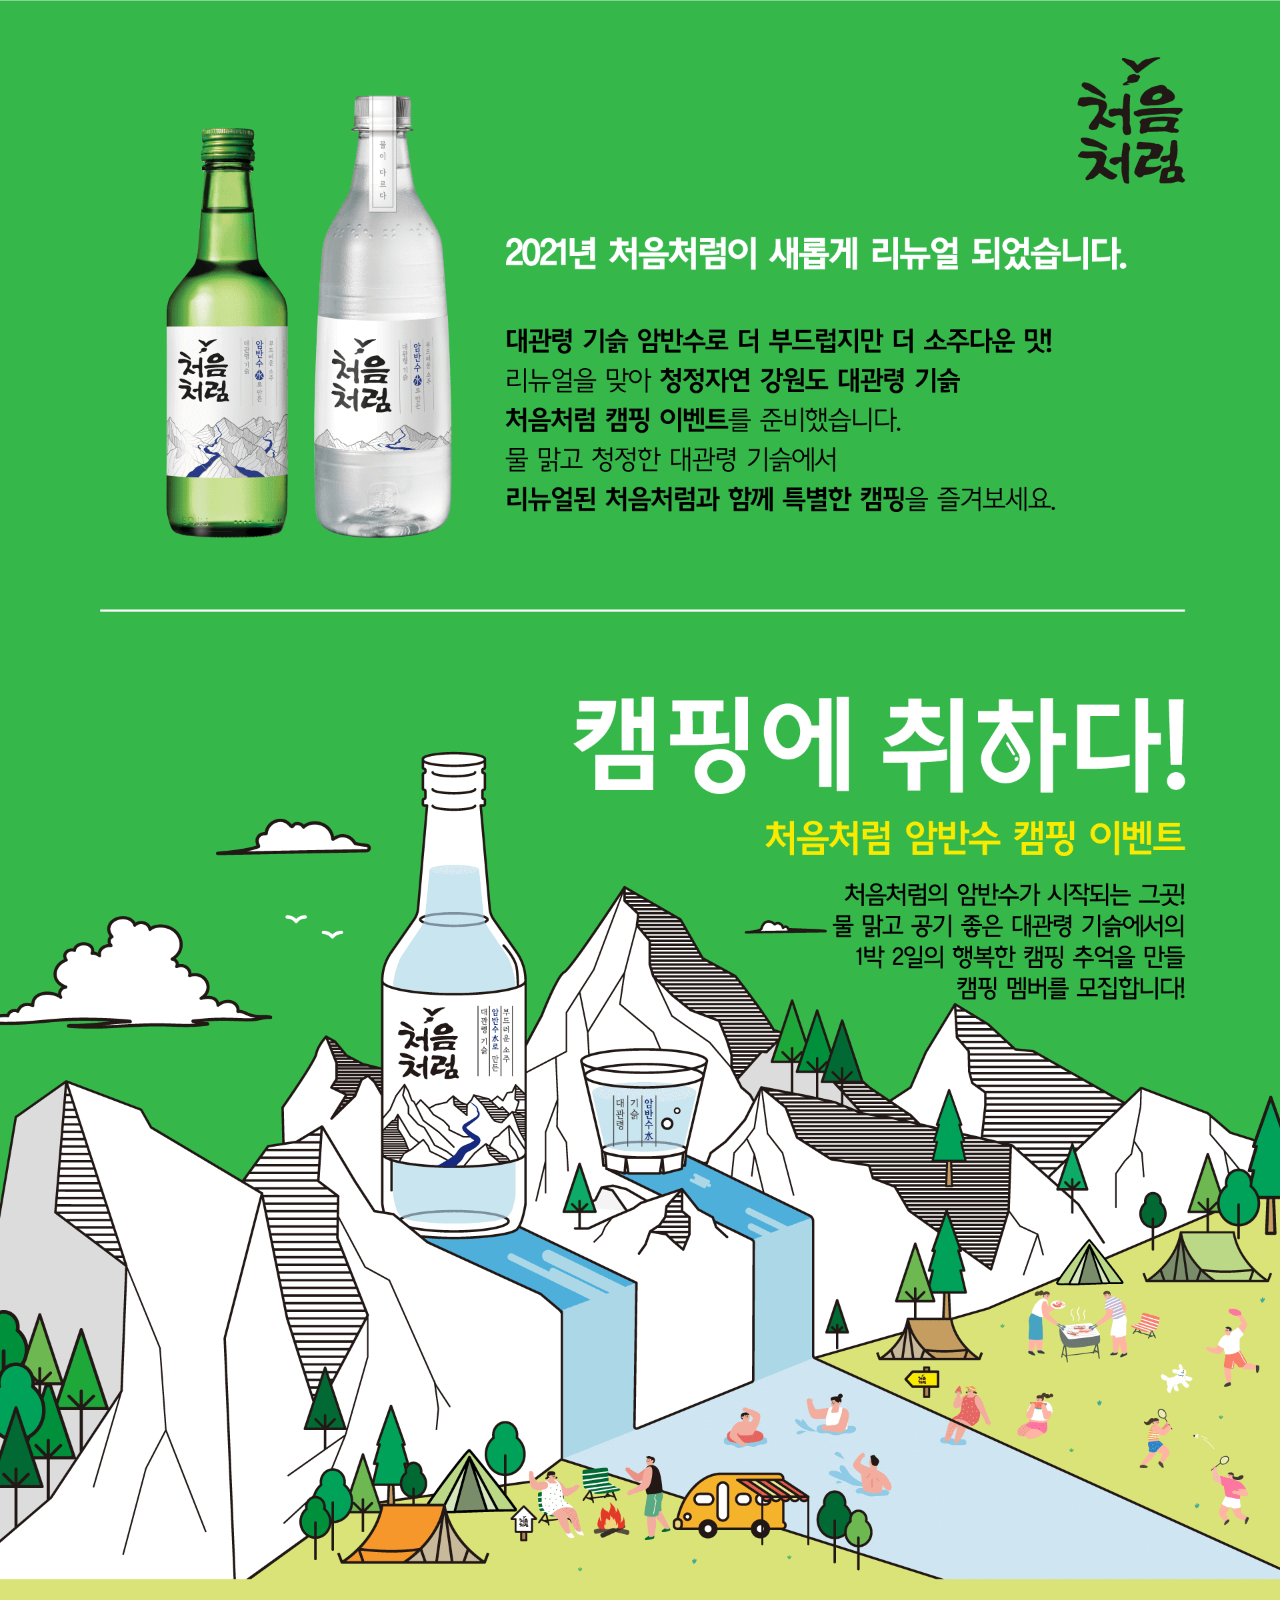
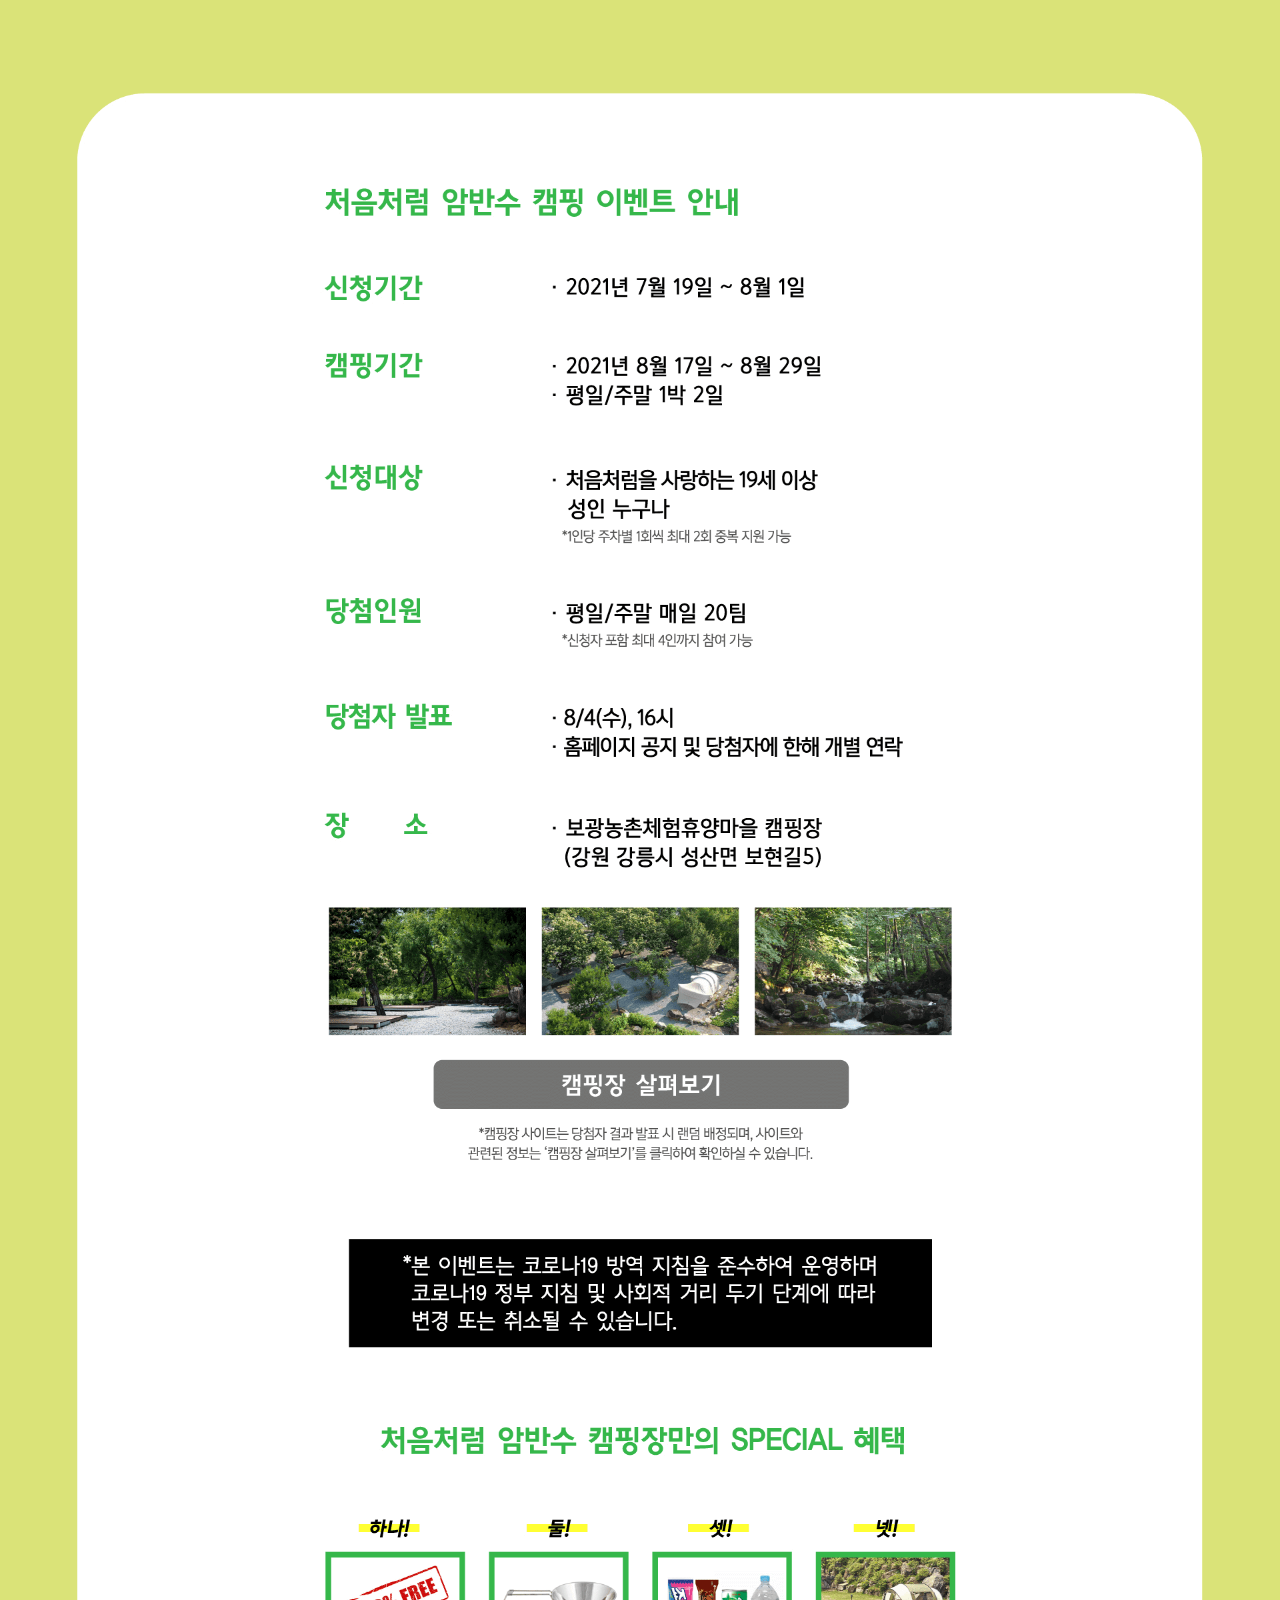
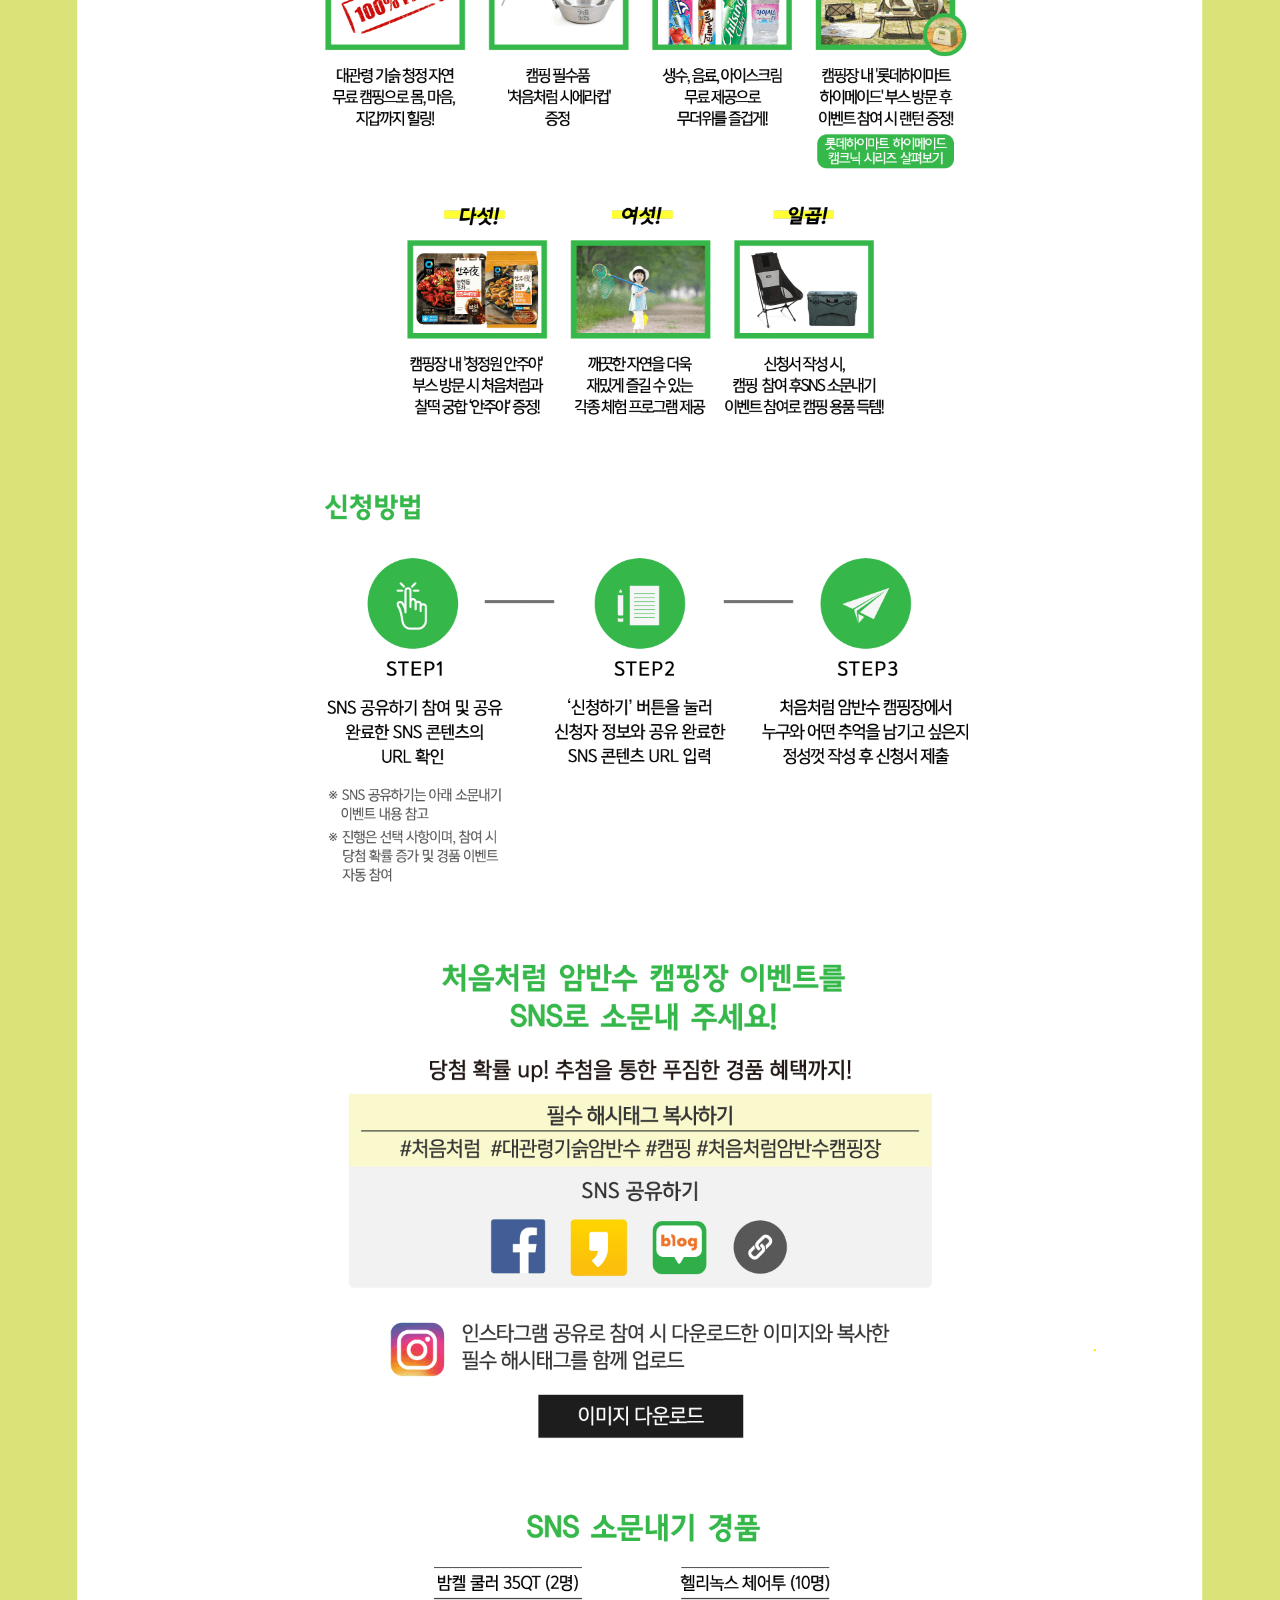
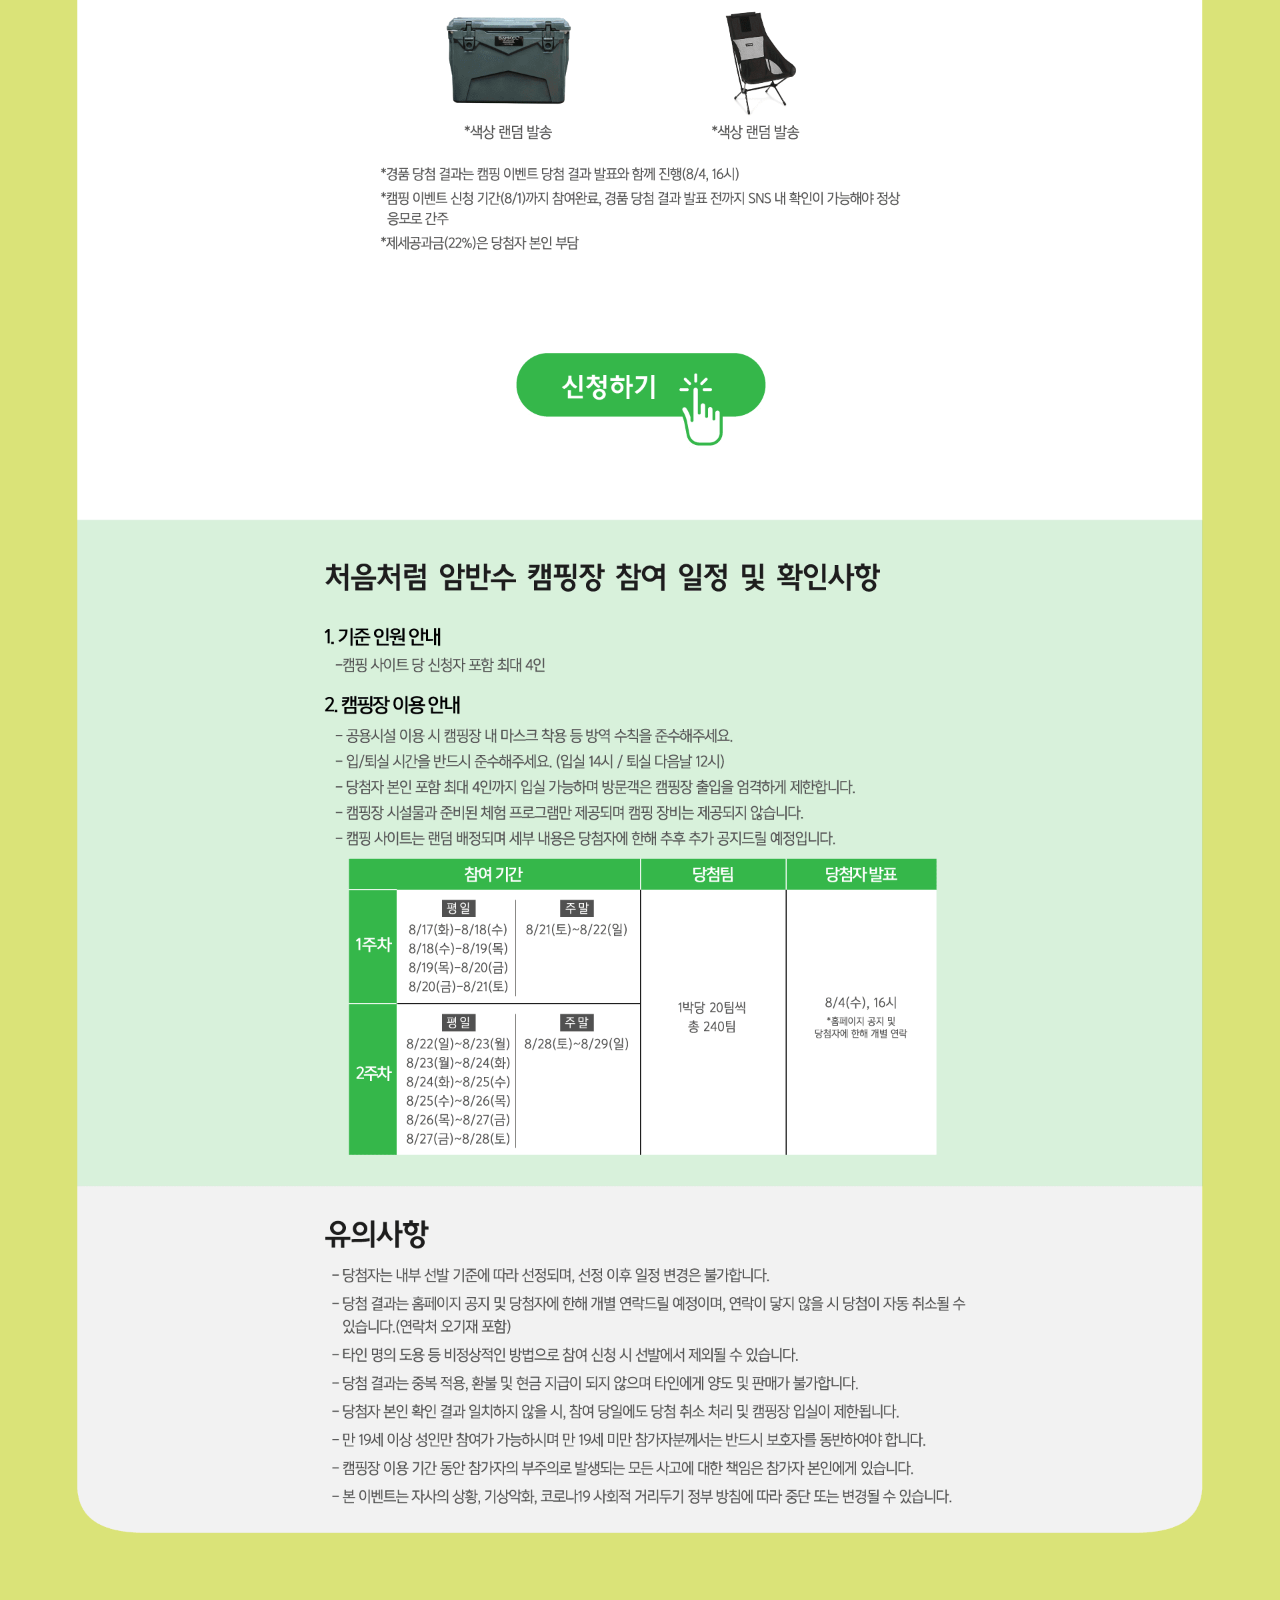
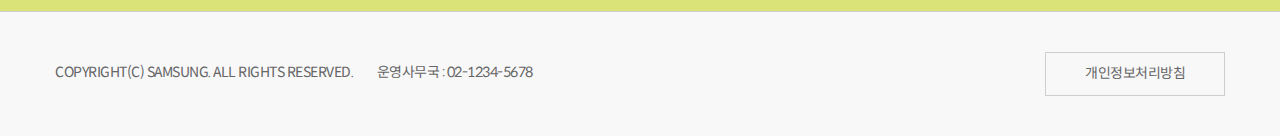
<file: views/html/index.html>
<!Doctype html>
<html lang="ko">
    <head>
        <title>처음처럼, 캠핑에 취하다!</title>
        <meta charset="utf-8">
        <meta http-equiv="x-ua-compatible" content="IE=edge">
        <meta name="viewport" content="width=device-width, initial-scale=1.0, maximum-scale=1.0, minimum-scale=1.0, user-scalable=no">
        <meta name="format-detection" content="telephone=no"> <!-- remove phone number style in micrtEdge -->
        <meta name="author" content="univEBIZ-ZOoOe">
        <meta name="keywords" content="처음처럼, 캠핑, 캠핑장">
        <meta name="description" content="처음처럼에서 진행하는 캠핑 프로모션 이벤트">

        <meta property="og:type" content="website">
        <meta property="og:url" content="">
        <meta property="og:site-name" content="" >
        <meta property="og:title" content="처음처럼, 캠핑에 취하다!">
        <meta property="og:description" content="처음처럼에서 진행하는 캠핑 프로모션 이벤트">
        <meta property="og:image" content="../../content/images/share.png">
        <meta property="og:image:width" content="600">
        <meta property="og:image:height" content="315">
        
        <meta name="twitter:card" content="summary">
        <meta name="twitter:site" content="">
        <meta property="twitter:title" content="처음처럼, 캠핑에 취하다!">
        <meta property="twitter:description" content="처음처럼에서 진행하는 캠핑 프로모션 이벤트">
        <meta property="twitter:image" content="../../content/images/share.png">
        
        <link rel="icon" type="image/png" href="../../content/images/favicon.png">
        <link rel="shortcut icon" type="image/png" href="../../content/images/favicon.png">

        <link href="../../content/styles/style.css" rel="stylesheet">
        <link href="../../content/styles/content.css" rel="stylesheet">

        <script src="../../content/scripts/jquery-3.5.1.min.js"></script>
    </head>
    <body>
        <main>
            <figure class="main-vsl-figure mo-hide">
                <img src="../../content/images/main-visual-pc.png" alt="">
            </figure> <!-- //PC visual -->
            <figure class="main-vsl-figure mo-show"><img src="../../content/images/main-visual-mo.png" alt=""></figure> <!-- //Mobile visual -->
            <a href="http://bogwang.kr/" target="_blank" title="캠핑장 살펴보기 (새 창 이동)" class="main-btn__camp"><span class="txt-hidden">캠핑장 살펴보기</span></a> <!-- //캠핑장 살펴보기 버튼 -->
            <a href="http://www.e-himart.co.kr/app/displayPlan/listPlanDetail?spdpNo=7791&stonType=PC" target="_blank" title="롯데마트 하이메이드 캠크닉 시리즈 살펴보기 (새 창 이동)" class="main-btn__camcnic"><span class="txt-hidden">롯데마트 하이메이드 캠크닉 시리즈 살펴보기</span></a> <!-- //롯데마트 하이메이드 캠크닉 시리즈 살펴보기 버튼 (0719 zoe 추가) -->
            <a href="javascript:void(0);" class="main-btn__hashtag"><span class="txt-hidden">필수 해시태그 복사하기</span></a> <!-- //해시태그 복사하기 버튼 -->
            <div class="main-sharebtn-box">
                <a href="javascript:void(0);" class="main-btn__share-facebook"><span class="txt-hidden">페이스북으로 공유하기</span></a>
                <a href="javascript:void(0);" class="main-btn__share-kakao"><span class="txt-hidden">카카오스토리로 공유하기</span></a>
                <a href="javascript:void(0);" class="main-btn__share-blog"><span class="txt-hidden">블로그로 공유하기</span></a>
                <a href="javascript:void(0);" class="main-btn__share-url"><span class="txt-hidden">url 복사하기</span></a>
            </div> <!-- //공유하기 버튼 -->
            <a href="javascript:void(0);" class="main-btn__download"><span class="txt-hidden">이미지 다운로드</span></a> <!-- //이미지 다운로드 버튼 -->
            <a href="applyForm.html" class="main-btn__apply"><span class="txt-hidden">신청하기</span></a> <!-- //신청하기 버튼 -->
        </main>
        <footer>
            <div class="grid1170">
                <div class="ft-wrap flex-box flex-spc__btw flex-align__cnt">
                    <div class="ft-info-box">
                        <span class="ft-info copyright fs14">COPYRIGHT(C) SAMSUNG. ALL RIGHTS RESERVED.</span>
                        <span class="ft-info fs14">운영사무국 : 02-1234-5678</span>
                    </div>
                    <div class="ft-btn-box">
                        <a href="policy.html" class="ft-btn fs14">개인정보처리방침</a>
                    </div>
                </div>
            </div>
        </footer>
    </body>
</html>
</file>
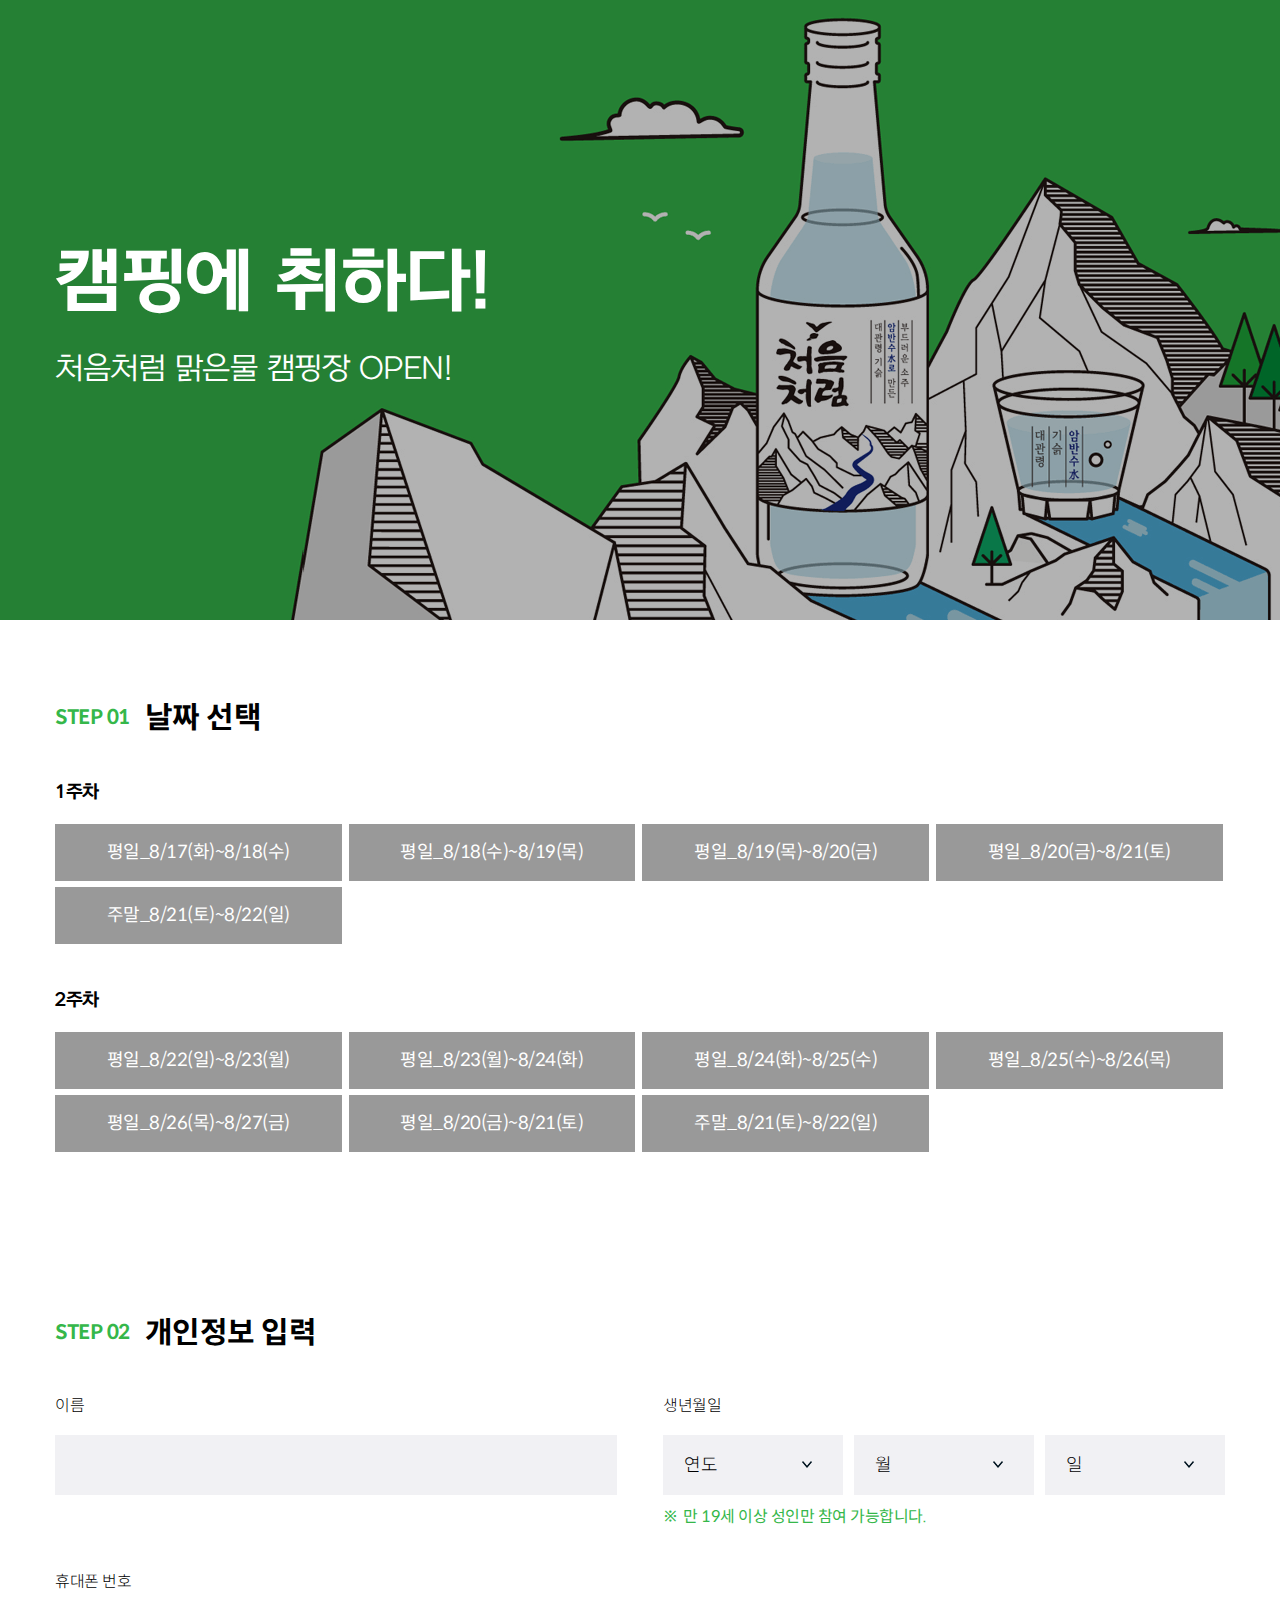
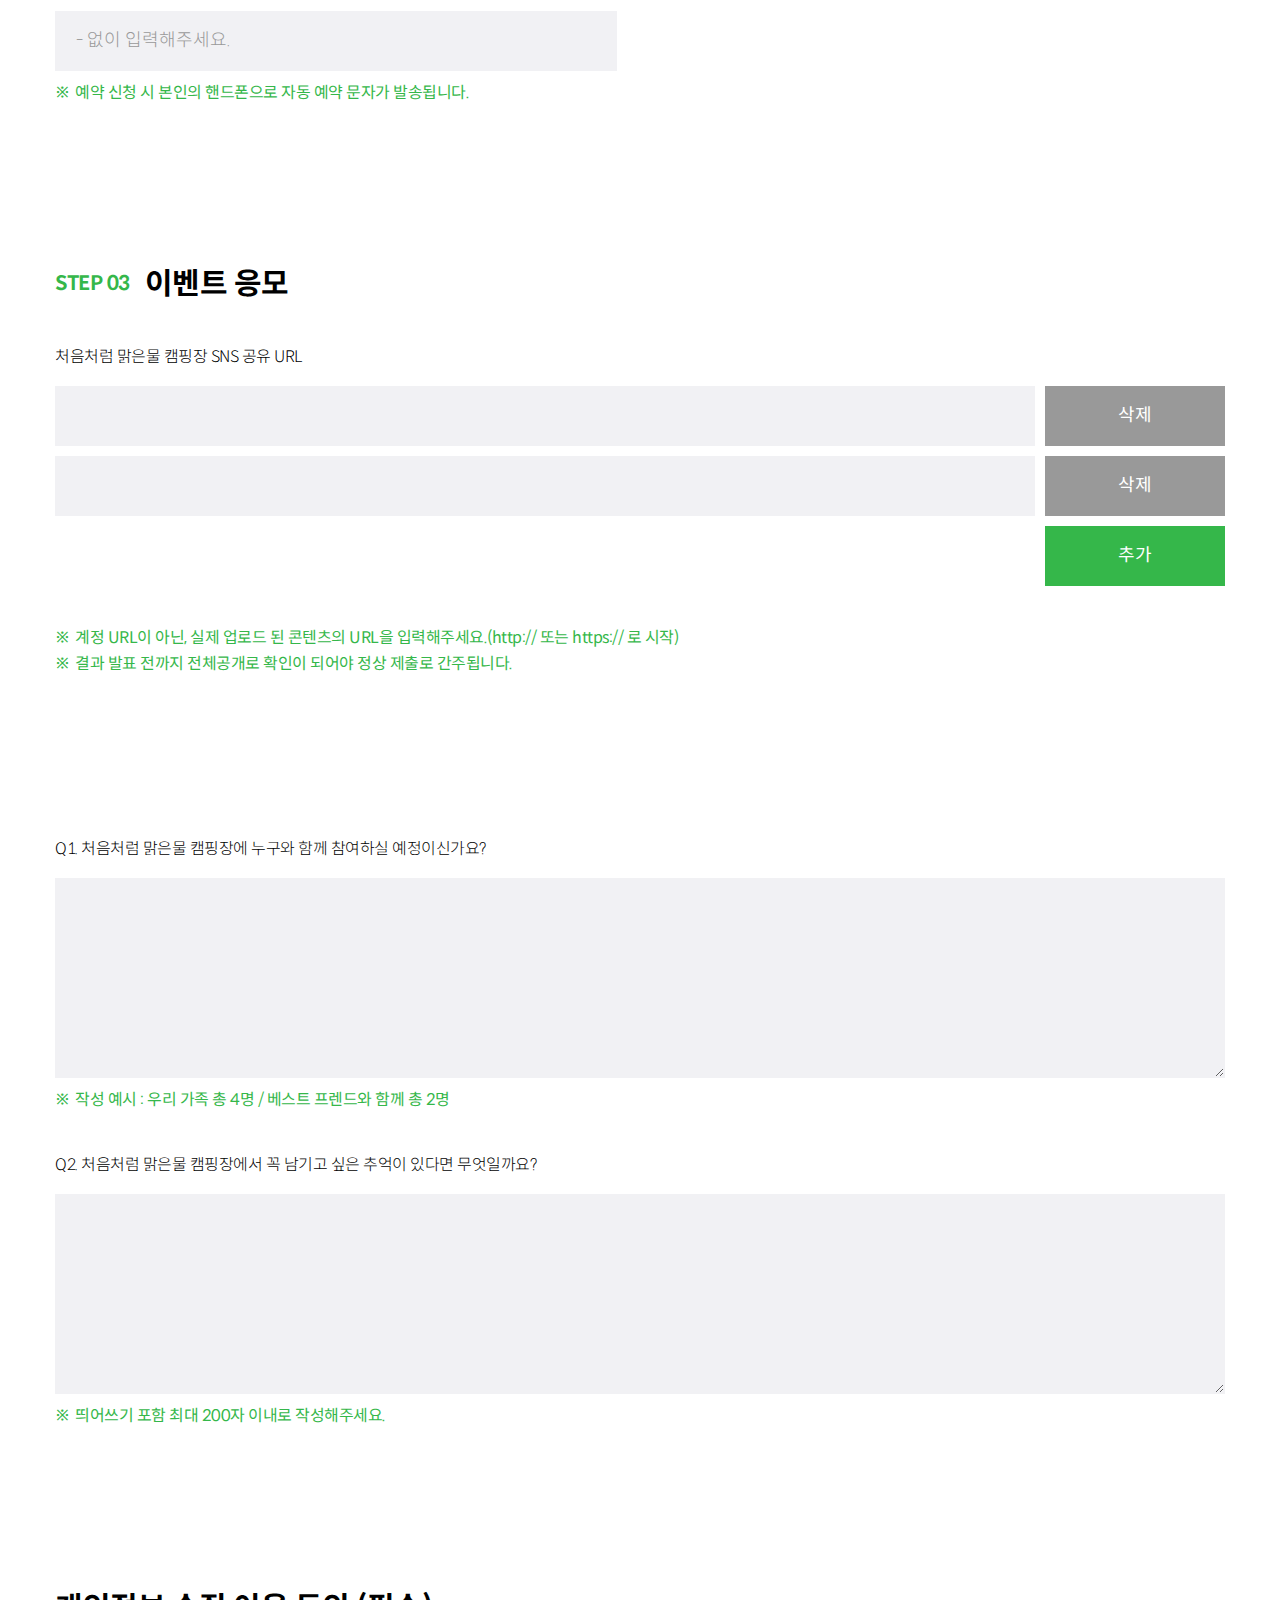
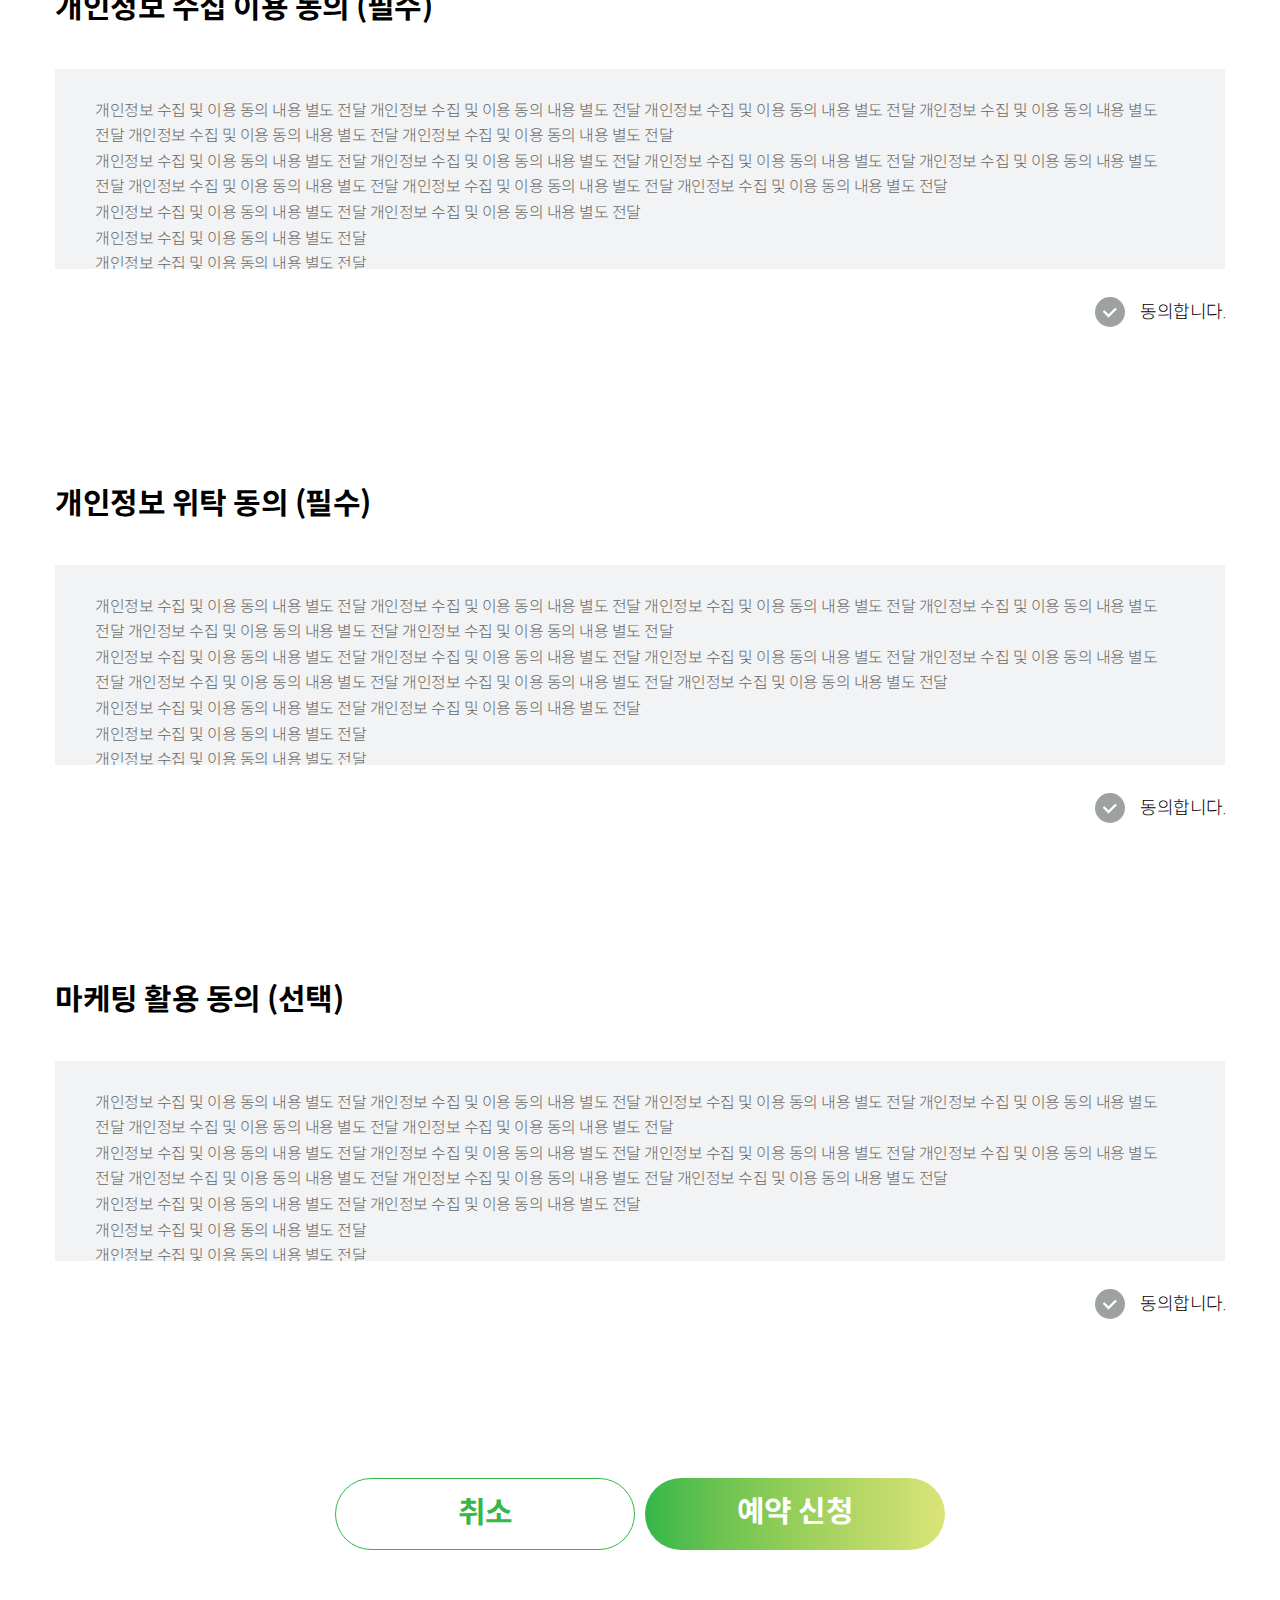
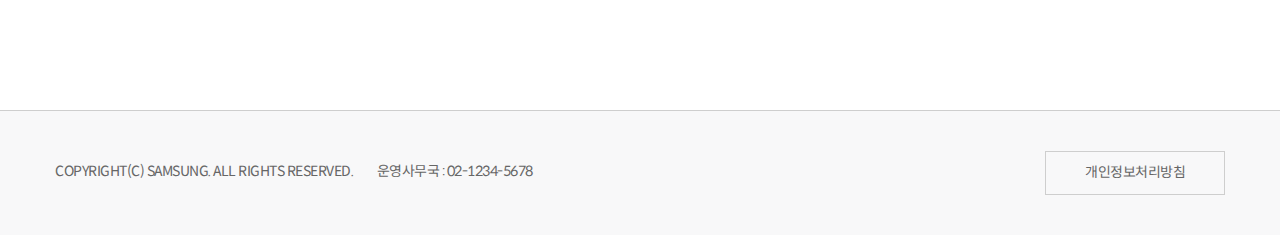
<file: views/html/applyForm.html>
<!Doctype html>
<html lang="ko">
    <head>
        <title>처음처럼, 캠핑에 취하다!</title>
        <meta charset="utf-8">
        <meta http-equiv="x-ua-compatible" content="IE=edge">
        <meta name="viewport" content="width=device-width, initial-scale=1.0, maximum-scale=1.0, minimum-scale=1.0, user-scalable=no">
        <meta name="format-detection" content="telephone=no"> <!-- remove phone number style in micrtEdge -->
        <meta name="author" content="univEBIZ-ZOoOe">
        <meta name="keywords" content="처음처럼, 캠핑, 캠핑장">
        <meta name="description" content="처음처럼에서 진행하는 캠핑 프로모션 이벤트">

        <meta property="og:type" content="website">
        <meta property="og:url" content="">
        <meta property="og:site-name" content="" >
        <meta property="og:title" content="처음처럼, 캠핑에 취하다!">
        <meta property="og:description" content="처음처럼에서 진행하는 캠핑 프로모션 이벤트">
        <meta property="og:image" content="../../content/images/share.png">
        <meta property="og:image:width" content="600">
        <meta property="og:image:height" content="315">
        
        <meta name="twitter:card" content="summary">
        <meta name="twitter:site" content="">
        <meta property="twitter:title" content="처음처럼, 캠핑에 취하다!">
        <meta property="twitter:description" content="처음처럼에서 진행하는 캠핑 프로모션 이벤트">
        <meta property="twitter:image" content="../../content/images/share.png">
        
        <link rel="icon" type="image/png" href="../../content/images/favicon.png">
        <link rel="shortcut icon" type="image/png" href="../../content/images/favicon.png">

        <link href="../../content/styles/style.css" rel="stylesheet">
        <link href="../../content/styles/content.css" rel="stylesheet">

        <script src="../../content/scripts/jquery-3.5.1.min.js"></script>
    </head>
    <body>
        <div class="form-hd">
            <div class="form-hd-row">
                <div class="form-hd-cont">
                    <div class="grid1170">
                        <h2 class="form-hd-tit nxn-fw700">캠핑에 취하다!</h2>
                        <p class="form-hd-txt nxn-fw400">처음처럼 맑은물 캠핑장 OPEN!</p>
                    </div>
                </div>
            </div>
        </div>
        <form>
            <div class="cmn-form-area"> 
                <div class="grid1170">
                    <dl class="cmn-form-wrap__row">
                        <dt class="cmn-form-tit fw600 fs30"><span class="cmn-form-tit-idx fw700 fs20 fc-skyblue">STEP 01</span>날짜 선택</dt>
                        <dd class="cmn-form-field">
                            <div class="cmn-form-row form-select-shop">
                                <div class="col1">
                                    <span class="cmn-form-label nxn-fw700 fs18">1주차</span>
                                    <div class="cmn-radio-btn-box">
                                        <div class="cmn-radio-btn fs18">
                                            <input type="radio" name="selectDay1st" id="day1st-1">
                                            <label for="day1st-1">평일_8/17(화)~8/18(수)</label>
                                        </div>
                                        <div class="cmn-radio-btn fs18">
                                            <input type="radio" name="selectDay1st" id="day1st-2">
                                            <label for="day1st-2">평일_8/18(수)~8/19(목)</label>
                                        </div>
                                        <div class="cmn-radio-btn fs18">
                                            <input type="radio" name="selectDay1st" id="day1st-3">
                                            <label for="day1st-3">평일_8/19(목)~8/20(금)</label>
                                        </div>
                                        <div class="cmn-radio-btn fs18">
                                            <input type="radio" name="selectDay1st" id="day1st-4">
                                            <label for="day1st-4">평일_8/20(금)~8/21(토)</label>
                                        </div>
                                        <div class="cmn-radio-btn fs18">
                                            <input type="radio" name="selectDay1st" id="day1st-5">
                                            <label for="day1st-5">주말_8/21(토)~8/22(일)</label>
                                        </div>
                                    </div>
                                </div>
                            </div>
                            <div class="cmn-form-row form-select-shop">
                                <div class="col1">
                                    <span class="cmn-form-label nxn-fw700 fs18">2주차</span>
                                    <div class="cmn-radio-btn-box">
                                        <div class="cmn-radio-btn fs18">
                                            <input type="radio" name="selectDay2st" id="day2st-1">
                                            <label for="day2st-1">평일_8/22(일)~8/23(월)</label>
                                        </div>
                                        <div class="cmn-radio-btn fs18">
                                            <input type="radio" name="selectDay2st" id="day2st-2">
                                            <label for="day2st-2">평일_8/23(월)~8/24(화)</label>
                                        </div>
                                        <div class="cmn-radio-btn fs18">
                                            <input type="radio" name="selectDay2st" id="day2st-3">
                                            <label for="day2st-3">평일_8/24(화)~8/25(수)</label>
                                        </div>
                                        <div class="cmn-radio-btn fs18">
                                            <input type="radio" name="selectDay2st" id="day2st-4">
                                            <label for="day2st-4">평일_8/25(수)~8/26(목)</label>
                                        </div>
                                        <div class="cmn-radio-btn fs18">
                                            <input type="radio" name="selectDay2st" id="day2st-5">
                                            <label for="day2st-5">평일_8/26(목)~8/27(금)</label>
                                        </div>
                                        <div class="cmn-radio-btn fs18">
                                            <input type="radio" name="selectDay2st" id="day2st-6">
                                            <label for="day2st-6">평일_8/20(금)~8/21(토)</label>
                                        </div>
                                        <div class="cmn-radio-btn fs18">
                                            <input type="radio" name="selectDay2st" id="day2st-7">
                                            <label for="day2st-7">주말_8/21(토)~8/22(일)</label>
                                        </div>
                                    </div>
                                </div>
                            </div>
                        </dd>
                    </dl>
                </div> <!-- //grid -->
            </div> <!-- //STEP 01 : 날짜 선택 -->
            <div class="cmn-form-area"> 
                <div class="grid1170">
                    <dl class="cmn-form-wrap__row">
                        <dt class="cmn-form-tit fw600 fs30"><span class="cmn-form-tit-idx fw700 fs20 fc-skyblue">STEP 02</span>개인정보 입력</dt>
                        <dd class="cmn-form-field">
                            <div class="cmn-form-row">
                                <div class="col2">
                                    <label class="cmn-form-label fs16" for="inputName">이름</label>
                                    <input type="text" id="inputName" class="cmn-form-el cmn-input-txt fs18">
                                </div>
                                <div class="col2">
                                    <label class="cmn-form-label fs16">생년월일</label>
                                    <div class="cmn-form-el-box flex-box flex-spc__btw">
                                        <select class="cmn-form-el cmn-select col32 fs18" title="연도 선택">
                                            <option>연도</option>
                                        </select>
                                        <select class="cmn-form-el cmn-select col32 fs18" title="월 선택">
                                            <option>월</option>
                                        </select>
                                        <select class="cmn-form-el cmn-select col32 fs18" title="일 선택">
                                            <option>일</option>
                                        </select>
                                    </div>
                                    <p class="txt-indent mt10 fs16 fc-skyblue"><i class="mark">※</i>만 19세 이상 성인만 참여 가능합니다.</p>
                                </div>
                            </div>
                            <div class="cmn-form-row">
                                <div class="col2">
                                    <label class="cmn-form-label fs16" for="inputPhoneNum">휴대폰 번호</label>
                                    <input type="text" id="inputPhoneNum" class="cmn-form-el cmn-input-txt fs18" placeholder="- 없이 입력해주세요." maxlength="11">
                                    <p class="txt-indent mt10 fs16 fc-skyblue"><i class="mark">※</i>예약 신청 시 본인의 핸드폰으로 자동 예약 문자가 발송됩니다.</p>
                                </div>
                            </div>
                        </dd>
                    </dl>
                </div> <!-- //grid -->
            </div> <!-- //STEP 02 : 개인정보 입력 -->
            <div class="cmn-form-area"> 
                <div class="grid1170">
                    <dl class="cmn-form-wrap__row">
                        <dt class="cmn-form-tit fw600 fs30"><span class="cmn-form-tit-idx fw700 fs20 fc-skyblue">STEP 03</span>이벤트 응모</dt>
                        <dd class="cmn-form-field">
                            <div class="cmn-form-row">
                                <label class="cmn-form-label col100 fs16">처음처럼 맑은물 캠핑장 SNS 공유 URL</label>
                                <div class="cmn-form-el-box flex-box flex-spc__btw col1">
                                    <input type="text" title="공유 URL 입력 필드" class="cmn-form-el cmn-input-txt has-formbtn fs18">
                                    <button class="cmn-form-btn fs18">삭제</button>
                                </div>
                                <div class="cmn-form-el-box flex-box flex-spc__btw col1">
                                    <input type="text" title="공유 URL 입력 필드" class="cmn-form-el cmn-input-txt has-formbtn fs18">
                                    <button class="cmn-form-btn fs18">삭제</button>
                                </div>
                                <div class="cmn-form-el-box flex-box flex-spc__end col1">
                                    <button class="cmn-form-btn fs18 skyblue">추가</button>
                                </div>
                            </div>
                            <div class="cmn-form-row">
                                <div class="col100">
                                    <p class="txt-indent fs16 fc-skyblue"><i class="mark">※</i>계정 URL이 아닌, 실제 업로드 된 콘텐츠의 URL을 입력해주세요.(http:// 또는 https:// 로 시작)</p>
                                    <p class="txt-indent fs16 fc-skyblue"><i class="mark">※</i>결과 발표 전까지 전체공개로 확인이 되어야 정상 제출로 간주됩니다.</p>
                                </div>
                            </div>
                        </dd>
                    </dl>
                </div> <!-- //grid -->
            </div> <!-- //STEP 03 : 이벤트 응모 -->
            <div class="cmn-form-area">
                <div class="grid1170">
                    <div class="cmn-form-wrap__row">
                        <div class="cmn-form-field">
                            <div class="cmn-form-row">
                                <label class="cmn-form-label col1 fs16" for="applyQ1">Q1. 처음처럼 맑은물 캠핑장에 누구와 함께 참여하실 예정이신가요?</label>
                                <div class="cmn-form-el-box col1">
                                    <textarea class="cmn-form-el cmn-txtarea fs18" id="applyQ1"></textarea>
                                    <p class="txt-indent mt10 fs16 fc-skyblue"><i class="mark">※</i>작성 예시 : 우리 가족 총 4명 / 베스트 프렌드와 함께 총 2명</p>
                                </div>
                            </div>
                            <div class="cmn-form-row">
                                <label class="cmn-form-label col1 fs16" for="applyQ2">Q2. 처음처럼 맑은물 캠핑장에서 꼭 남기고 싶은 추억이 있다면 무엇일까요?</label>
                                <div class="cmn-form-el-box col1">
                                    <textarea class="cmn-form-el cmn-txtarea fs18" maxlength="200" id="applyQ2"></textarea>
                                    <p class="txt-indent mt10 fs16 fc-skyblue"><i class="mark">※</i>띄어쓰기 포함 최대 200자 이내로 작성해주세요.</p>
                                </div>
                            </div>
                        </div>
                    </div>
                </div> <!-- //grid -->
            </div> <!-- //STEP 03 : 텍스트 작성 -->
            <div class="cmn-form-area">
                <div class="grid1170">
                    <dl class="cmn-form-wrap__row">
                        <dt class="cmn-form-tit fw600 fs30">개인정보 수집 이용 동의 (필수)</dt>
                        <dd class="cmn-form-field">
                            <div class="cmn-term-box">
                                <p class="fs16">개인정보 수집 및 이용 동의 내용 별도 전달 개인정보 수집 및 이용 동의 내용 별도 전달 개인정보 수집 및 이용 동의 내용 별도 전달 개인정보 수집 및 이용 동의 내용 별도<br>전달 개인정보 수집 및 이용 동의 내용 별도 전달 개인정보 수집 및 이용 동의 내용 별도 전달<br>개인정보 수집 및 이용 동의 내용 별도 전달 개인정보 수집 및 이용 동의 내용 별도 전달 개인정보 수집 및 이용 동의 내용 별도 전달 개인정보 수집 및 이용 동의 내용 별도<br>전달 개인정보 수집 및 이용 동의 내용 별도 전달 개인정보 수집 및 이용 동의 내용 별도 전달 개인정보 수집 및 이용 동의 내용 별도 전달<br>개인정보 수집 및 이용 동의 내용 별도 전달 개인정보 수집 및 이용 동의 내용 별도 전달<br>개인정보 수집 및 이용 동의 내용 별도 전달<br> 개인정보 수집 및 이용 동의 내용 별도 전달</p>
                            </div>
                            <div class="cmn-input-chk__circ pt30 fs18 txt-rt">
                                <input type="checkbox" id="policyAgree1">
                                <label for="policyAgree1">동의합니다.</label>
                            </div>
                        </dd>
                    </dl>
                </div>
            </div> <!-- //개인정보 수집 이용 동의(필수) -->
            <div class="cmn-form-area">
                <div class="grid1170">
                    <dl class="cmn-form-wrap__row">
                        <dt class="cmn-form-tit fw600 fs30">개인정보 위탁 동의 (필수)</dt>
                        <dd class="cmn-form-field">
                            <div class="cmn-term-box">
                                <p class="fs16">개인정보 수집 및 이용 동의 내용 별도 전달 개인정보 수집 및 이용 동의 내용 별도 전달 개인정보 수집 및 이용 동의 내용 별도 전달 개인정보 수집 및 이용 동의 내용 별도<br>전달 개인정보 수집 및 이용 동의 내용 별도 전달 개인정보 수집 및 이용 동의 내용 별도 전달<br>개인정보 수집 및 이용 동의 내용 별도 전달 개인정보 수집 및 이용 동의 내용 별도 전달 개인정보 수집 및 이용 동의 내용 별도 전달 개인정보 수집 및 이용 동의 내용 별도<br>전달 개인정보 수집 및 이용 동의 내용 별도 전달 개인정보 수집 및 이용 동의 내용 별도 전달 개인정보 수집 및 이용 동의 내용 별도 전달<br>개인정보 수집 및 이용 동의 내용 별도 전달 개인정보 수집 및 이용 동의 내용 별도 전달<br>개인정보 수집 및 이용 동의 내용 별도 전달<br> 개인정보 수집 및 이용 동의 내용 별도 전달</p>
                            </div>
                            <div class="cmn-input-chk__circ pt30 fs18 txt-rt">
                                <input type="checkbox" id="policyAgree2">
                                <label for="policyAgree2">동의합니다.</label>
                            </div>
                        </dd>
                    </dl>
                </div>
            </div> <!-- //개인정보 위탁 동의 (필수) -->
            <div class="cmn-form-area">
                <div class="grid1170">
                    <dl class="cmn-form-wrap__row">
                        <dt class="cmn-form-tit fw600 fs30">마케팅 활용 동의 (선택)</dt>
                        <dd class="cmn-form-field">
                            <div class="cmn-term-box">
                                <p class="fs16">개인정보 수집 및 이용 동의 내용 별도 전달 개인정보 수집 및 이용 동의 내용 별도 전달 개인정보 수집 및 이용 동의 내용 별도 전달 개인정보 수집 및 이용 동의 내용 별도<br>전달 개인정보 수집 및 이용 동의 내용 별도 전달 개인정보 수집 및 이용 동의 내용 별도 전달<br>개인정보 수집 및 이용 동의 내용 별도 전달 개인정보 수집 및 이용 동의 내용 별도 전달 개인정보 수집 및 이용 동의 내용 별도 전달 개인정보 수집 및 이용 동의 내용 별도<br>전달 개인정보 수집 및 이용 동의 내용 별도 전달 개인정보 수집 및 이용 동의 내용 별도 전달 개인정보 수집 및 이용 동의 내용 별도 전달<br>개인정보 수집 및 이용 동의 내용 별도 전달 개인정보 수집 및 이용 동의 내용 별도 전달<br>개인정보 수집 및 이용 동의 내용 별도 전달<br> 개인정보 수집 및 이용 동의 내용 별도 전달</p>
                            </div>
                            <div class="cmn-input-chk__circ pt30 fs18 txt-rt">
                                <input type="checkbox" id="policyAgree3">
                                <label for="policyAgree3">동의합니다.</label>
                            </div>
                        </dd>
                    </dl>
                </div>
            </div> <!-- //마케팅 활용 동의 (선택) -->
            <div class="pagelink-btn-area">
                <div class="grid1170">
                    <div class="flex-box">
                        <a href="index.html" class="pagelink-btn__type1 fw700 fs30"><span class="pagelink-btn-label">취소</span></a>
                        <a href="javascript:void(0);" class="pagelink-btn__type2 fw700 fs30"><span class="pagelink-btn-label">예약 신청</span></a>
                    </div>
                </div>
            </div> <!-- //page link button -->
        </form> <!-- 신청폼 -->
        <footer>
            <div class="grid1170">
                <div class="ft-wrap flex-box flex-spc__btw flex-align__cnt">
                    <div class="ft-info-box">
                        <span class="ft-info copyright fs14">COPYRIGHT(C) SAMSUNG. ALL RIGHTS RESERVED.</span>
                        <span class="ft-info fs14">운영사무국 : 02-1234-5678</span>
                    </div>
                    <div class="ft-btn-box">
                        <a href="policy.html" class="ft-btn fs14">개인정보처리방침</a>
                    </div>
                </div>
            </div>
        </footer>
    </body>
</html>
</file>
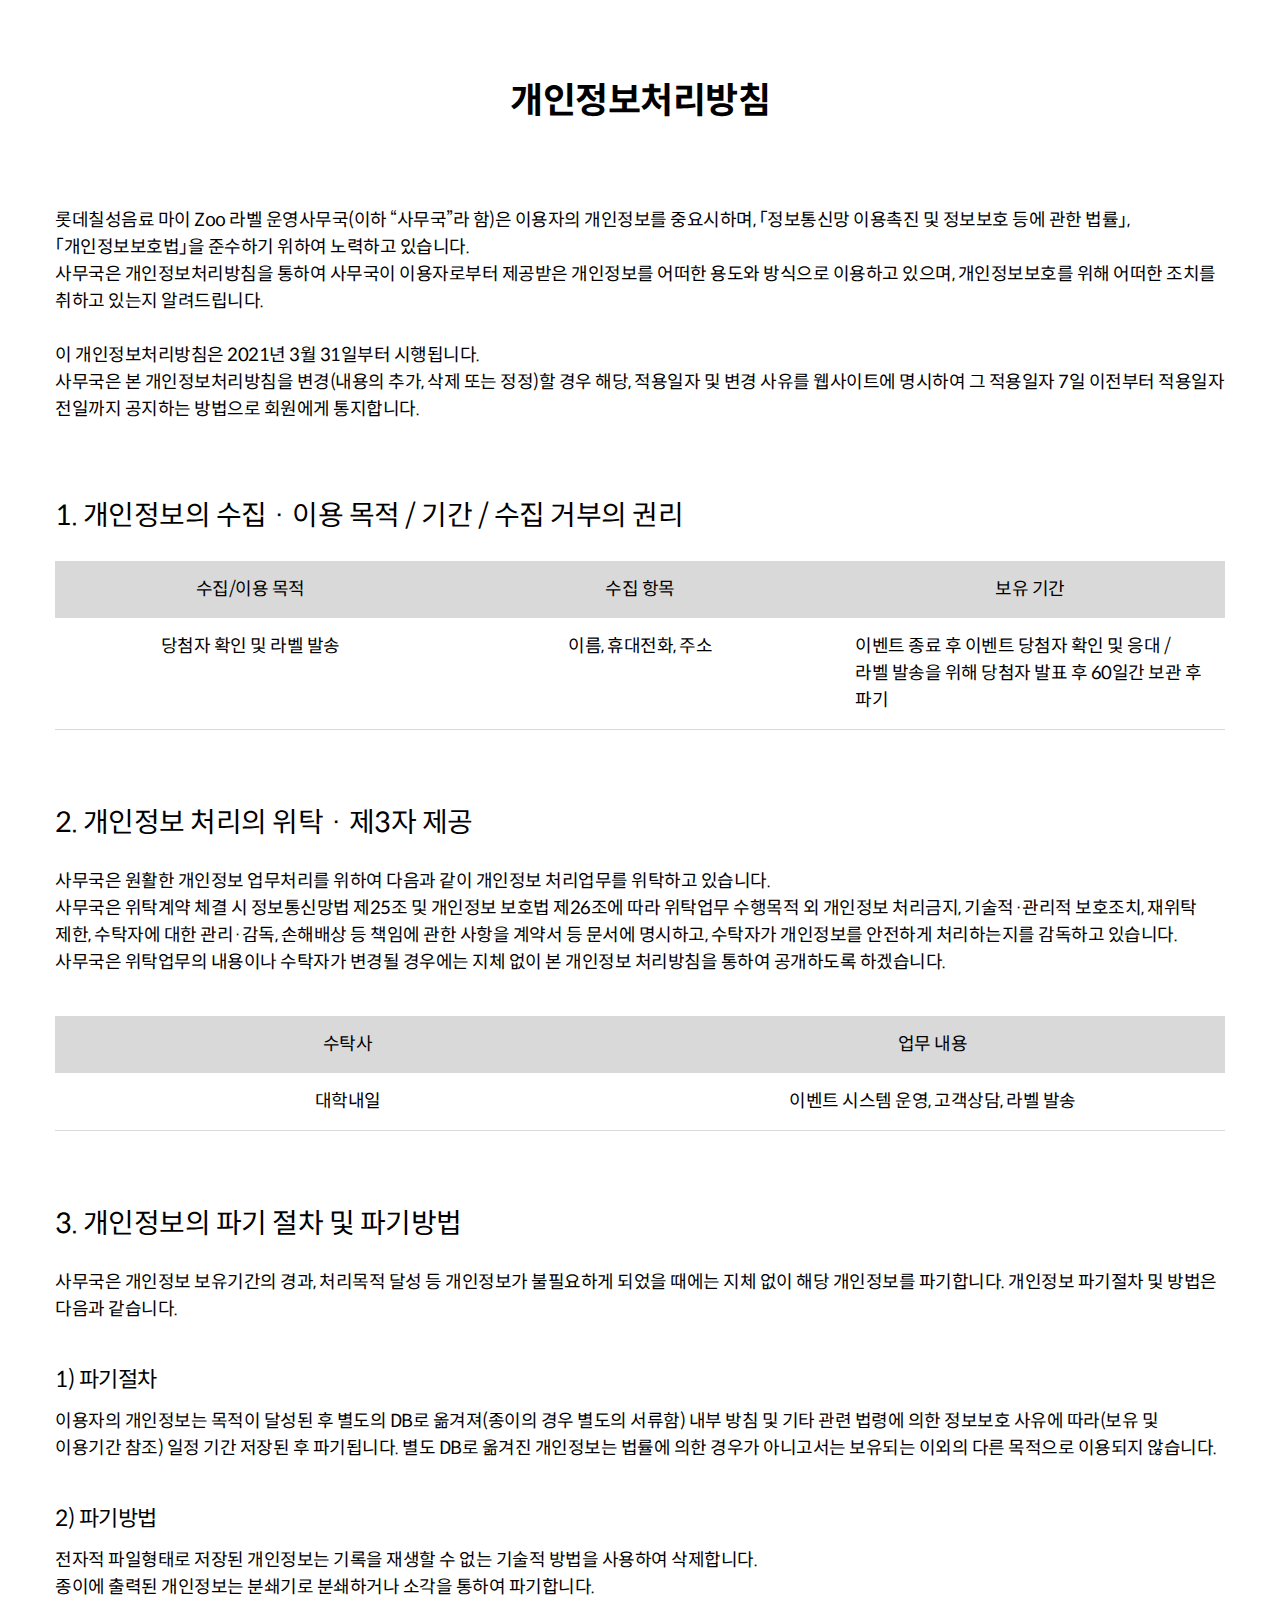
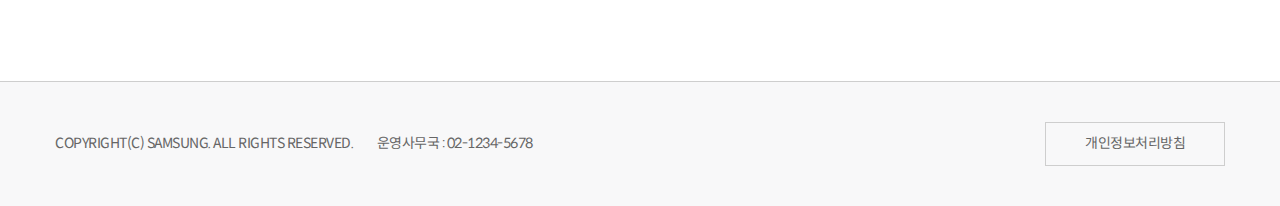
<file: views/html/policy.html>
<!Doctype html>
<html lang="ko">
    <head>
        <title>2021 LG디스플레이 4월 채용 인적성 고사 예약 신청</title>
        <meta charset="utf-8">
        <meta http-equiv="x-ua-compatible" content="IE=edge">
        <meta name="viewport" content="width=device-width, initial-scale=1.0, maximum-scale=1.0, minimum-scale=1.0, user-scalable=no">
        <meta name="format-detection" content="telephone=no"> <!-- remove phone number style in micrtEdge -->
        <meta name="author" content="univEBIZ-ZOoOe">
        <meta name="keywords" content="">
        <meta name="description" content="">

        <meta property="og:type" content="website">
        <meta property="og:url" content="">
        <meta property="og:site-name" content="" >
        <meta property="og:title" content="2021 LG디스플레이 4월 채용 인적성 고사 예약 신청">
        <meta property="og:description" content="">
        <meta property="og:image" content="../../content/images/og.png">
        <meta property="og:image:width" content="600">
        <meta property="og:image:height" content="315">
        
        <meta name="twitter:card" content="summary">
        <meta name="twitter:site" content="">
        <meta property="twitter:title" content="2021 LG디스플레이 4월 채용 인적성 고사 예약 신청">
        <meta property="twitter:description" content="">
        <meta property="twitter:image" content="../../content/images/og.png">
        
        <link rel="icon" type="image/png" href="../../content/images/favicon.png">
        <link rel="shortcut icon" type="image/png" href="../../content/images/favicon.png">

        <link href="../../content/styles/style.css" rel="stylesheet">
        <link href="../../content/styles/content.css" rel="stylesheet">

        <script src="../../content/scripts/jquery-3.5.1.min.js"></script>
    </head>
    <body>
        <section class="cmn-area policy-area">
            <div class="grid1170">
                <h2 class="fs36 txt-cnt">개인정보처리방침</h2>
                <p class="policy-txt pt80 fs18">롯데칠성음료 마이 Zoo 라벨 운영사무국(이하 “사무국”라 함)은 이용자의 개인정보를 중요시하며, 「정보통신망 이용촉진 및 정보보호 등에 관한 법률」, 「개인정보보호법」을 준수하기 위하여 노력하고 있습니다.<br>사무국은 개인정보처리방침을 통하여 사무국이 이용자로부터 제공받은 개인정보를 어떠한 용도와 방식으로 이용하고 있으며, 개인정보보호를 위해 어떠한 조치를 취하고 있는지 알려드립니다.<br><br>이 개인정보처리방침은 2021년 3월 31일부터 시행됩니다.<br>사무국은 본 개인정보처리방침을 변경(내용의 추가, 삭제 또는 정정)할 경우 해당, 적용일자 및 변경 사유를 웹사이트에 명시하여 그 적용일자 7일 이전부터 적용일자 전일까지 공지하는 방법으로 회원에게 통지합니다.</p>
                <dl class="policy-wrap">
                    <dt class="fs28 policy-hd-tit">1. 개인정보의 수집 · 이용 목적 / 기간 / 수집 거부의 권리</dt>
                    <dd>
                        <table class="fs18 mt0 mb0 policy-tbl">
                            <colgroup>
                                <col class="col33">
                                <col class="col33">
                                <col class="col33">
                            </colgroup>
                            <thead>
                                <tr>
                                    <th>수집/이용 목적</th>
                                    <th>수집 항목</th>
                                    <th>보유 기간</th>
                                </tr>
                            </thead>
                            <tbody>
                                <tr>
                                    <td class="txt-cnt">당첨자 확인 및 라벨 발송</td>
                                    <td class="txt-cnt">이름, 휴대전화, 주소</td>
                                    <td>이벤트 종료 후 이벤트 당첨자 확인 및 응대 / 라벨 발송을 위해 당첨자 발표 후 60일간 보관 후 파기</td>
                                </tr>
                            </tbody>
                        </table>
                    </dd>
                </dl>
                <dl class="policy-wrap">
                    <dt class="fs28 policy-hd-tit">2. 개인정보 처리의 위탁 · 제3자 제공</dt>
                    <dd>
                        <p class="fs18 policy-txt">사무국은 원활한 개인정보 업무처리를 위하여 다음과 같이 개인정보 처리업무를 위탁하고 있습니다.<br>사무국은 위탁계약 체결 시 정보통신망법 제25조 및 개인정보 보호법 제26조에 따라 위탁업무 수행목적 외 개인정보 처리금지, 기술적·관리적 보호조치, 재위탁 제한, 수탁자에 대한 관리·감독, 손해배상 등 책임에 관한 사항을 계약서 등 문서에 명시하고, 수탁자가 개인정보를 안전하게 처리하는지를 감독하고 있습니다.<br>사무국은 위탁업무의 내용이나 수탁자가 변경될 경우에는 지체 없이 본 개인정보 처리방침을 통하여 공개하도록 하겠습니다.</p>
                        <table class="fs18 mb0 policy-tbl">
                            <colgroup>
                                <col class="col50">
                                <col class="col50">
                            </colgroup>
                            <thead>
                                <tr>
                                    <th>수탁사</th>
                                    <th>업무 내용</th>
                                </tr>
                            </thead>
                            <tbody>
                                <tr>
                                    <td class="txt-cnt">대학내일</td>
                                    <td class="txt-cnt">이벤트 시스템 운영, 고객상담, 라벨 발송</td>
                                </tr>
                            </tbody>
                        </table>
                    </dd>
                </dl>
                <dl class="policy-wrap">
                    <dt class="fs28 policy-hd-tit">3. 개인정보의 파기 절차 및 파기방법</dt>
                    <dd>
                        <p class="fs18 policy-txt">사무국은 개인정보 보유기간의 경과, 처리목적 달성 등 개인정보가 불필요하게 되었을 때에는 지체 없이 해당 개인정보를 파기합니다. 개인정보 파기절차 및 방법은 다음과 같습니다.</p>
                        <strong class="fs22 policy-sub-tit">1) 파기절차</strong>
                        <p class="fs18 policy-txt">이용자의 개인정보는 목적이 달성된 후 별도의 DB로 옮겨져(종이의 경우 별도의 서류함) 내부 방침 및 기타 관련 법령에 의한 정보보호 사유에 따라(보유 및 이용기간 참조) 일정 기간 저장된 후 파기됩니다. 별도 DB로 옮겨진 개인정보는 법률에 의한 경우가 아니고서는 보유되는 이외의 다른 목적으로 이용되지 않습니다.</p>
                        <strong class="policy-sub-tit">2) 파기방법</strong>
                        <p class="fs18 policy-txt">전자적 파일형태로 저장된 개인정보는 기록을 재생할 수 없는 기술적 방법을 사용하여 삭제합니다.<br>종이에 출력된 개인정보는 분쇄기로 분쇄하거나 소각을 통하여 파기합니다.</p>
                    </dd>
                </dl>
            </div>
        </section>
        <!-- footer START -->
        <footer>
            <div class="grid1170">
                <div class="ft-wrap flex-box flex-spc__btw flex-align__cnt">
                    <div class="ft-info-box">
                        <span class="ft-info copyright fs14">COPYRIGHT(C) SAMSUNG. ALL RIGHTS RESERVED.</span>
                        <span class="ft-info fs14">운영사무국 : 02-1234-5678</span>
                    </div>
                    <div class="ft-btn-box">
                        <a href="policy.html" class="ft-btn fs14">개인정보처리방침</a>
                    </div>
                </div>
            </div>
        </footer>
        <!-- //footer END -->
    </body>
</html>
</file>
<file: content/styles/style.css>
@charset "utf-8";

/*==============================================

    --------------------------------------------
    * Date  :   2021.07.15
    * Name  :   style.css
    --------------------------------------------

    - css list -

    01. font.css
    02. reset.css
    03. layout.css

==============================================*/

@import "fonts.css";
@import "reset.css";
@import "layout.css";
</file>
<file: content/styles/content.css>
@charset "utf-8";

/*============================================================
footer
============================================================*/
footer {
  padding: 2rem 0;
  background-color: #f8f8f9;
  border-top: 1px solid #cecece;
}
.ft-info {
  display: inline-block;
  color: #666;
  vertical-align: middle;
}
.ft-info + .ft-info {
  padding-left: 1rem;
}
.ft-btn {
  display: inline-block;
  padding: 0.7rem 0;
  width: 9rem;
  text-align: center;
  line-height: 1;
  color: #666;
  border: 1px solid #cecece;
}

@media screen and (max-width: 575.98px) {
  .ft-wrap {
    flex-direction: column;
    text-align: center;
  }
  .ft-info-box,
  .ft-btn-box {
    width: 100%;
  }
  .ft-btn-box {
    padding-top: 1rem;
  }
  .ft-btn {
    padding: 1rem 0;
    width: 12rem;
  }
}

/*============================================================
common layout
============================================================*/
.cmn-area {
  padding: 4rem 0;
}

/*============================================================
common button
============================================================*/
.pagelink-btn-area {
  padding: 4rem 0 8rem;
}
.pagelink-btn-area .flex-box {
  justify-content: center;
}
[class^="pagelink-btn__"] {
  overflow: hidden;
  position: relative;
  display: inline-block;
  padding: 1rem 0;
  margin: 0 5px;
  width: 15rem;
  line-height: 1;
  text-align: center;
  border-radius: 4rem;
}
.pagelink-btn__type1 {
  color: #35b74a;
  border: 1px solid #35b74a;
}
.pagelink-btn__type2 {
  color: #fff;
  background-image: linear-gradient(to right, #35b74a, #6dc350, #96ce5a, #bad968, #dbe479);
}
[class^="pagelink-btn__"]::before {
  content: "";
  position: absolute;
  top: 0;
  left: 0;
  -webkit-transform: translateX(-100%);
  transform: translateX(-100%);
  width: 100%;
  height: 100%;
  background-color: #35b74a;
  border-radius: 4rem;
  -webkit-transition: transform 0.75s cubic-bezier(0, 1.01, 0.13, 1.09);
  transition: transform 0.75s cubic-bezier(0, 1.01, 0.13, 1.09);
}
.pagelink-btn-label {
  display: inline-block;
  position: relative;
}
@-webkit-keyframes btnOverLabel {
  0% {
    -webkit-transform: translateX(-20%);
    transform: translateX(-20%);
  }
  50% {
    -webkit-transform: translateX(10%);
    transform: translateX(10%);
  }
  100% {
    -webkit-transform: translateX(0);
    transform: translateX(0);
  }
}
@keyframes btnOverLabel {
  0% {
    -webkit-transform: translateX(-20%);
    transform: translateX(-20%);
  }
  50% {
    -webkit-transform: translateX(10%);
    transform: translateX(10%);
  }
  100% {
    -webkit-transform: translateX(0);
    transform: translateX(0);
  }
}

@media screen and (min-width: 1376px) {
  [class^="pagelink-btn__"]:hover::before {
    -webkit-transform: translateX(0);
    transform: translateX(0);
  }
  [class^="pagelink-btn__"]:hover .pagelink-btn-label {
    -webkit-animation: btnOverLabel 0.5s linear;
    animation: btnOverLabel 0.5s linear;
    color: #fff;
  }
}
@media screen and (max-width: 575.98px) {
  .pagelink-btn-area .flex-box {
    justify-content: space-between;
  }
  [class^="pagelink-btn__"] {
    padding: 1.5rem 0;
    margin: 0;
    width: 49%;
  }
}

/*============================================================
common form
============================================================*/
/* common form layout
============================================================*/
.cmn-form-area {
  position: relative;
  padding: 4rem 0;
}
.cmn-form-wrap__col {
  display: flex;
  flex-wrap: wrap;
}
.cmn-form-tit {
  font-weight: 700;
}
.cmn-form-tit-idx {
  display: inline-block;
  padding: 5px 0.75rem 0 0;
  vertical-align: top;
}
.cmn-form-wrap__row .cmn-form-tit {
  padding-bottom: 2rem;
}
.cmn-form-wrap__col .cmn-form-tit {
  width: 10rem;
}
.cmn-form-wrap__col .cmn-form-field {
  width: calc(100% - 10rem);
}
.cmn-form-row {
  display: flex;
  flex-wrap: wrap;
  justify-content: space-between;
}
.cmn-form-row + .cmn-form-row {
  padding-top: 2rem;
}
.cmn-form-row .col1 {
  width: 100%;
}
.cmn-form-row .col2 {
  width: 48%;
}
.cmn-form-label {
  display: block;
  padding-bottom: 0.75rem;
  font-weight: 100;
  cursor: auto;
}
/* common form element
============================================================*/
.cmn-form-el-box {
  position: relative;
}
.cmn-form-el-box + .cmn-form-el-box {
  padding-top: 0.5rem;
}
.cmn-form-el {
  display: block;
  width: 100%;
  font-weight: 100;
  background-color: #f1f1f4;
  border: 1px solid #f1f1f4;
}
.cmn-form-el::placeholder {
  color: #999;
}
.cmn-form-el.has-formbtn {
  width: calc(100% - 9.5rem);
}
.cmn-form-btn {
  width: 9rem;
  height: 3rem;
  color: #fff;
  background-color: #999;
}
/* common form style
============================================================*/
.cmn-input-txt,
.cmn-input-pw {
  padding: 0 1rem;
  height: 3rem;
  line-height: 3rem;
}
.cmn-input-txt.added {
  margin-left: 1rem;
  width: 50%;
}
.cmn-select {
  padding: 0 4.5rem 0 1rem;
  height: 3rem;
  line-height: 3rem;
  background-repeat: no-repeat;
  background-position: center right 1.5rem;
  background-image: url("../images/form-select-arw.png");
  background-size: 0.5rem;
}
.cmn-select option {
  font-weight: 100;
}
.cmn-txtarea-box {
  position: relative;
}
.cmn-txtarea {
  padding: 1rem;
  height: 10rem;
}
.cmn-txtarea-counter {
  position: absolute;
  top: -2rem;
  right: 0;
  color: #666;
}
.cmn-term-box {
  overflow-y: scroll;
  padding: 1.5rem 2rem;
  height: 10rem;
  font-weight: 100;
  color: #666;
  background-color: #f2f3f4;
}
[class^="cmn-input-chk__"] {
  position: relative;
}
[class^="cmn-input-chk__"] input[type="checkbox"],
[class^="cmn-input-chk__"] input[type="radio"] {
  overflow: hidden;
  position: absolute;
  margin: -1px;
  width: 1px;
  height: 1px;
  clip: rect(0 0 0 0);
}
[class^="cmn-input-chk__"] label {
  display: inline-block;
  position: relative;
  font-weight: 100;
  padding-left: 2.25rem;
  cursor: pointer;
}
[class^="cmn-input-chk__"] label::before {
  content: "";
  position: absolute;
  left: 0;
  width: 1.5rem;
  height: 1.5rem;
  background-repeat: no-repeat;
  background-position: center;
  background-size: 100%;
}
.cmn-input-chk__rect label::before {
  top: -0.35rem;
  border: 2px solid #999;
  border-radius: 4px;
  -webkit-ransition: transform 0.25s cubic-bezier(0.15, 1.05, 0.54, 1.1);
  transition: transform 0.25s cubic-bezier(0.15, 1.05, 0.54, 1.1);
}
.cmn-input-chk__rect input:checked + label {
  color: #35b74a;
}
.cmn-input-chk__rect input:checked + label::before {
  top: -0.5rem;
  width: 0.75rem;
  height: 1.5rem;
  border-top: 0;
  border-left: 0;
  border-color: #35b74a;
  border-radius: 0;
  -webkit-transform: rotate(40deg);
  -webkit-transform-origin: 100% 100%;
  -webkit-backface-visibility: hidden;
  transform: rotate(40deg);
  transform-origin: 100% 100%;
  backface-visibility: hidden;
}
.cmn-input-chk__circ label::before {
  top: 50%;
  -webkit-transform: translateY(-50%);
  transform: translateY(-50%);
  background-image: url("../images/form-check-ico.png");
  background-color: #9ea1a2;
  border-radius: 100%;
}
.cmn-input-chk__circ input:checked + label::before {
  background-color: #35b74a;
}
.cmn-radio-btn-box {
  display: flex;
  flex-wrap: wrap;
  justify-content: space-between;
}
.cmn-radio-btn {
  position: relative;
}
.cmn-radio-btn input[type="radio"] {
  overflow: hidden;
  position: absolute;
  margin: -1px;
  width: 1px;
  height: 1px;
  clip: rect(0 0 0 0);
}
.cmn-radio-btn label {
  display: block;
  padding: 0.75rem 0;
  text-align: center;
  color: #fff;
  background-color: #999;
}
.cmn-radio-btn input[type="radio"]:checked + label {
  background-color: #35b74a;
}

@media screen and (max-width: 575.98px) {
  .cmn-form-wrap__col .cmn-form-tit {
    width: 100%;
  }
  .cmn-form-wrap__col .cmn-form-field {
    padding-top: 2rem;
    width: 100%;
  }
  .cmn-form-row > [class^="col"] {
    width: 100%;
  }
  .cmn-form-row > [class^="col"] + [class^="col"] {
    padding-top: 2rem;
  }
  .cmn-form-btn {
    height: 4.5rem;
  }
  .cmn-input-txt,
  .cmn-input-pw {
    height: 4.5rem;
    line-height: 4.5rem;
  }
  [class^="cmn-input-chk__"].added {
    width: 40%;
  }
  .cmn-input-txt.added {
    margin-left: 0;
    width: 60%;
  }
  .cmn-select {
    height: 4.5rem;
    line-height: 4.5rem;
    background-size: 1rem;
  }
  .cmn-input-chk-list li + li {
    padding-top: 2rem;
  }
  [class^="cmn-input-chk__"] label {
    padding-left: 3rem;
  }
  [class^="cmn-input-chk__"] label::before {
    width: 2rem;
    height: 2rem;
  }
  .cmn-radio-btn label {
    padding: 1.5rem 0;
  }
}

/*============================================================
content
============================================================*/
/* main
============================================================*/
main {
  position: relative;
}
[class^="main-btn__"] {
  position: absolute;
  display: block;
  /* background-color: rgba(255, 0, 0, 0.5); */
}
[class^="main-btn__share-"] {
  top: 68.9%;
  width: 4.2%;
  height: 0.9%;
}
.main-btn__camp {
  top: 41.5%;
  left: 33.85%;
  width: 32.45%;
  height: 0.8%;
}
.main-btn__camcnic { /* 0719 zoe 추가 */
  top: 52%;
  left: 63.85%;
  width: 10.75%;
  height: 0.55%;
}
.main-btn__hashtag {
  top: 66.95%;
  left: 27.35%;
  width: 45.45%;
  height: 1.25%;
}
.main-btn__share-facebook {
  left: 38.38%;
}
.main-btn__share-kakao {
  left: 44.63%;
}
.main-btn__share-blog {
  left: 51%;
}
.main-btn__share-url {
  left: 57.3%;
}
.main-btn__download {
  top: 71.65%;
  left: 42%;
  width: 16%;
  height: 0.7%;
}
.main-btn__apply {
  top: 80.35%;
  left: 40.36%;
  width: 19.43%;
  height: 1%;
}

@media screen and (max-width: 575.98px) {
  [class^="main-btn__share-"] {
    top: 66.25%;
    width: 5.8%;
    height: 0.55%;
  }
  .main-btn__camp {
    top: 35.3%;
    left: 25.85%;
    width: 48.75%;
    height: 0.55%;
  }
  .main-btn__camcnic { /* 0719 zoe 추가 */
    top: 47.35%;
    left: 54.85%;
    width: 21.75%;
  }
  .main-btn__hashtag {
    top: 65%;
    left: 18.8%;
    width: 62.5%;
    height: 0.85%;
  }
  .main-btn__share-facebook {
    left: 34.38%;
  }
  .main-btn__share-kakao {
    left: 43%;
  }
  .main-btn__share-blog {
    left: 51.35%;
  }
  .main-btn__share-url {
    left: 60%;
  }
  .main-btn__download {
    top: 67.9%;
    left: 35%;
    width: 30.5%;
    height: 0.6%;
  }
  .main-btn__apply {
    top: 75.4%;
    left: 28.36%;
    width: 43.8%;
    height: 1.1%;
  }
}

/*============================================================
apply
============================================================*/
.form-hd {
  position: relative;
  display: table;
  width: 100%;
  height: 31rem;
  color: #fff;
  background: url("../images/form-header-background.png") no-repeat center top;
  background-size: cover;
}
.form-hd-row {
  display: table-row;
}
.form-hd-cont {
  display: table-cell;
  vertical-align: middle;
}
.form-hd-tit {
  padding-top: 1rem;
  font-size: 3.5rem;
}
.form-hd-txt {
  padding-top: 1.5rem;
  font-size: 1.5rem;
  line-height: 1.4;
}

.form-select-shop .cmn-radio-btn-box {
  justify-content: flex-start;
}
.form-select-shop .cmn-radio-btn {
  margin: 3px 0.6% 3px 0;
  width: 24.5%;
}
.form-select-shop .cmn-radio-btn:nth-child(4n),
.form-select-shop .cmn-radio-btn:last-child {
  margin-right: 0;
}
.form-select-shop :disabled + label {
  color: #666;
  cursor: auto;
}
.form-select-shop :disabled + label .label {
  display: inline-block;
  padding: 7px 0 5px;
  margin-right: 5px;
  width: 2.5rem;
  line-height: 1;
  color: #f1f1f4;
  background-color: #666;
  border-radius: 3px;
  vertical-align: top;
}

@media screen and (max-width: 991.98px) {
  .form-select-shop label {
    height: 100%;
  }
}
@media screen and (max-width: 575.98px) {
  .form-select-shop .cmn-radio-btn {
    margin-right: 2%;
    width: 49%;
  }
  .form-select-shop .cmn-radio-btn:nth-child(4n) {
    margin-right: 2%;
  }
  .form-select-shop .cmn-radio-btn:nth-child(2n) {
    margin-right: 0;
  }
  .form-select-shop :disabled + label .label {
    width: 3.5rem;
  }
}
</file>
